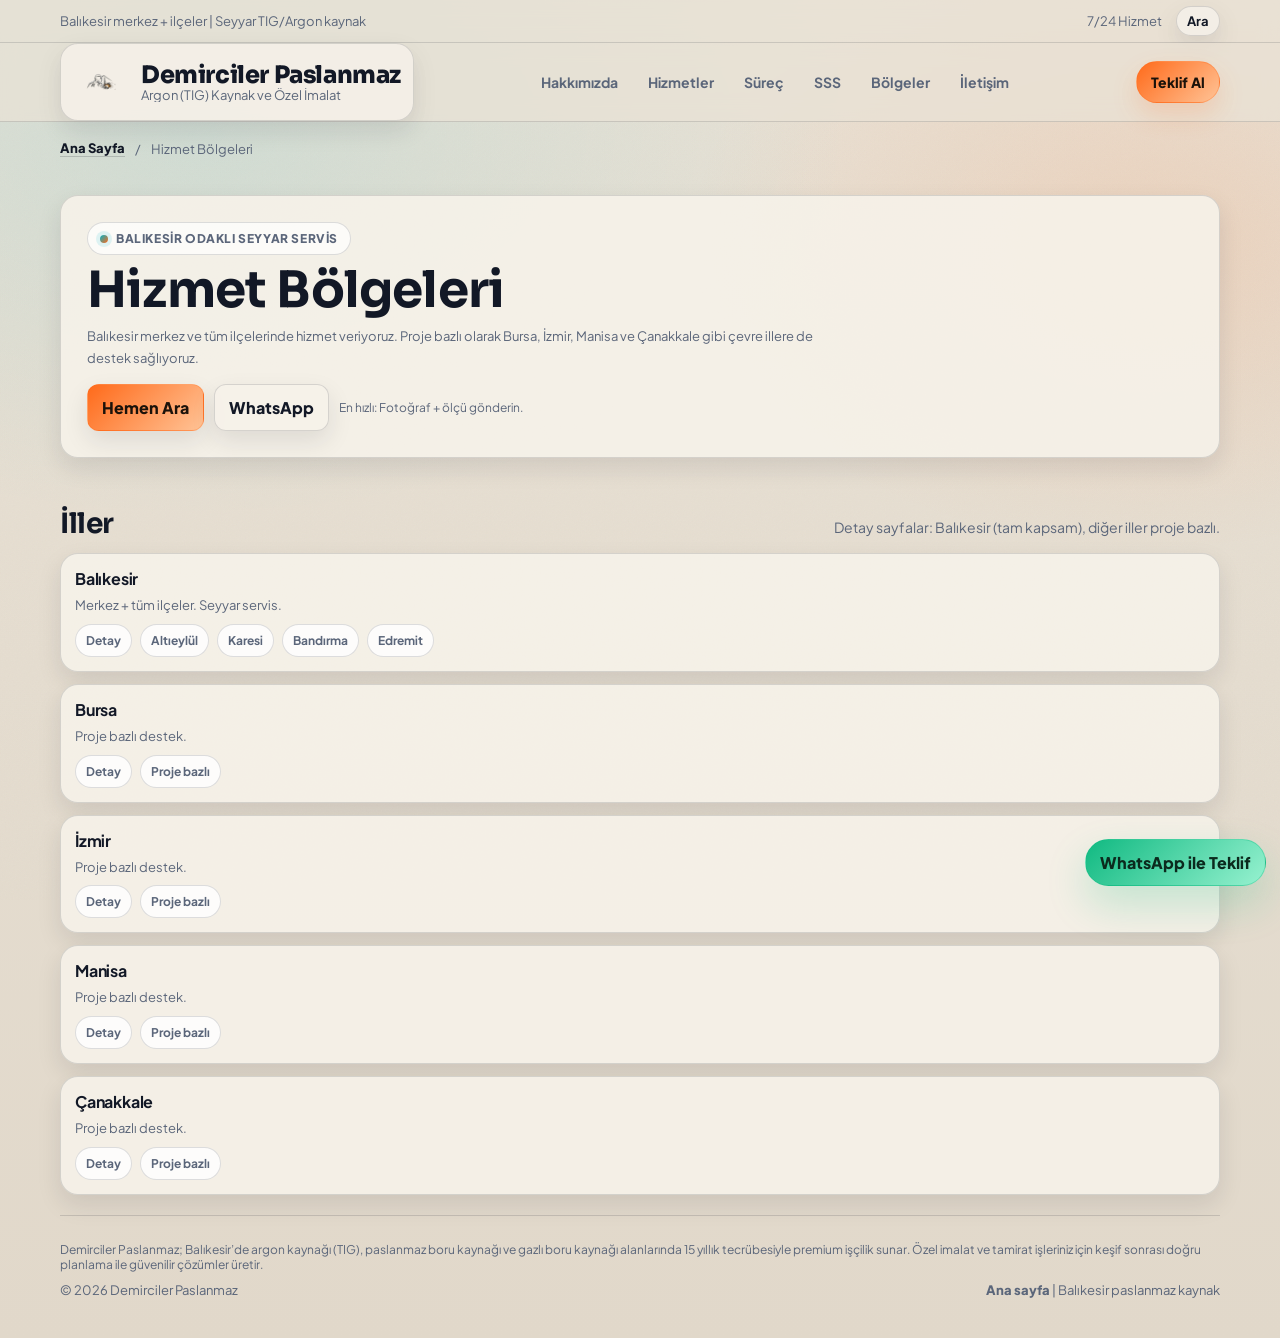
<file: bolgeler/index.html>
<!doctype html>
<html lang="tr">
<head>
  <meta charset="utf-8" />
  <meta name="viewport" content="width=device-width, initial-scale=1" />
  <title>Hizmet Bölgeleri | Demirciler Paslanmaz</title>
  <meta name="description" content="Demirciler Paslanmaz hizmet bölgeleri: Balıkesir merkez ve tüm ilçeleri. Proje bazlı olarak Bursa, İzmir, Manisa ve Çanakkale." />
  <link rel="canonical" href="https://demircilerpaslanmaz.com/bolgeler/" />
  <meta name="robots" content="index,follow" />

  <meta property="og:type" content="website" />
  <meta property="og:site_name" content="Demirciler Paslanmaz" />
  <meta property="og:title" content="Hizmet Bölgeleri | Demirciler Paslanmaz" />
  <meta property="og:description" content="Balıkesir merkez ve tüm ilçeleri. Proje bazlı çevre il desteği: Bursa, İzmir, Manisa, Çanakkale." />
  <meta property="og:url" content="https://demircilerpaslanmaz.com/bolgeler/" />

  <link rel="preconnect" href="https://fonts.googleapis.com" />
  <link rel="preconnect" href="https://fonts.gstatic.com" crossorigin />
  <link href="https://fonts.googleapis.com/css2?family=Plus+Jakarta+Sans:wght@400;500;600;700;800&family=Sora:wght@500;600;700;800&display=swap" rel="stylesheet" />

  <link rel="icon" href="/assets/favicon.svg" type="image/svg+xml" />
  <link rel="stylesheet" href="/assets/site.css" />
  <script src="/assets/site.js" defer></script>

  <script type="application/ld+json">
  {
    "@context": "https://schema.org",
    "@type": "LocalBusiness",
    "name": "Demirciler Paslanmaz",
    "url": "https://demircilerpaslanmaz.com/",
    "telephone": "+905392401111",
    "areaServed": ["Balıkesir", "Bursa", "İzmir", "Manisa", "Çanakkale"]
  }
  </script>
</head>
<body>
  <div class="noise" aria-hidden="true"></div>

  <div class="topbar">
    <div class="container topbar-inner">
      <div>Balıkesir merkez + ilçeler | Seyyar TIG/Argon kaynak</div>
      <div class="topbar-right">
        <span>7/24 Hizmet</span>
        <a class="toplink" href="tel:+905392401111">Ara</a>
      </div>
    </div>
  </div>

	  <header>
	    <div class="container nav">
	      <a class="brand" href="/" aria-label="Demirciler Paslanmaz Ana Sayfa">
	        <img class="mark" src="/assets/logo-icon.png" alt="" width="56" height="56" decoding="async" aria-hidden="true" onerror="this.onerror=null;this.src='/assets/logo-mark.svg';" />
	        <span class="brand-text">
	          <span class="brand-title">Demirciler Paslanmaz</span>
	          <span class="brand-sub">Argon (TIG) Kaynak ve Özel İmalat</span>
	        </span>
	      </a>

      <button class="menu" id="menuBtn" type="button" aria-label="Menü">Menü</button>

      <nav id="navLinks" aria-label="Bölümler">
        <a href="/#hakkimizda">Hakkımızda</a>
        <a href="/#hizmetler">Hizmetler</a>
                <a href="/#surec">Süreç</a>
        <a href="/#sss">SSS</a>
        <a href="/#bolgeler">Bölgeler</a>
        <a href="/#iletisim">İletişim</a>
      </nav>

      <a class="cta" href="/#teklif">Teklif Al</a>
    </div>
  </header>

  <main class="container">
    <div class="breadcrumbs">
      <a href="/">Ana Sayfa</a>
      <span>/</span>
      <span>Hizmet Bölgeleri</span>
    </div>

    <section class="page-hero">
      <div class="card reveal">
        <span class="pill"><span class="dot"></span> Balıkesir odaklı seyyar servis</span>
        <h1>Hizmet Bölgeleri</h1>
        <p>Balıkesir merkez ve tüm ilçelerinde hizmet veriyoruz. Proje bazlı olarak Bursa, İzmir, Manisa ve Çanakkale gibi çevre illere de destek sağlıyoruz.</p>
        <div class="link-row">
          <a class="btn btn-primary" href="tel:+905392401111">Hemen Ara</a>
          <a class="btn" href="https://wa.me/905392401111?text=Merhaba%2C%20hizmet%20b%C3%B6lgesi%20hakk%C4%B1nda%20bilgi%20almak%20istiyorum." target="_blank" rel="noopener">WhatsApp</a>
          <span class="micro">En hızlı: Fotoğraf + ölçü gönderin.</span>
        </div>
      </div>
    </section>

    <section class="section">
      <div class="section-head">
        <h2>İller</h2>
        <p>Detay sayfalar: Balıkesir (tam kapsam), diğer iller proje bazlı.</p>
      </div>

      <div class="grid">
        <div class="card" style="grid-column: span 12;">
          <h3><a href="/bolgeler/balikesir.html" style="text-decoration:none;">Balıkesir</a></h3>
          <p>Merkez + tüm ilçeler. Seyyar servis.</p>
          <div class="chips">
            <a class="chip" href="/bolgeler/balikesir.html">Detay</a>
            <span class="chip">Altıeylül</span>
            <span class="chip">Karesi</span>
            <span class="chip">Bandırma</span>
            <span class="chip">Edremit</span>
          </div>
        </div>

        <div class="card" style="grid-column: span 12;">
          <h3><a href="/bolgeler/bursa.html" style="text-decoration:none;">Bursa</a></h3>
          <p>Proje bazlı destek.</p>
          <div class="chips">
            <a class="chip" href="/bolgeler/bursa.html">Detay</a>
            <span class="chip">Proje bazlı</span>
          </div>
        </div>

        <div class="card" style="grid-column: span 12;">
          <h3><a href="/bolgeler/izmir.html" style="text-decoration:none;">İzmir</a></h3>
          <p>Proje bazlı destek.</p>
          <div class="chips">
            <a class="chip" href="/bolgeler/izmir.html">Detay</a>
            <span class="chip">Proje bazlı</span>
          </div>
        </div>

        <div class="card" style="grid-column: span 12;">
          <h3><a href="/bolgeler/manisa.html" style="text-decoration:none;">Manisa</a></h3>
          <p>Proje bazlı destek.</p>
          <div class="chips">
            <a class="chip" href="/bolgeler/manisa.html">Detay</a>
            <span class="chip">Proje bazlı</span>
          </div>
        </div>

        <div class="card" style="grid-column: span 12;">
          <h3><a href="/bolgeler/canakkale.html" style="text-decoration:none;">Çanakkale</a></h3>
          <p>Proje bazlı destek.</p>
          <div class="chips">
            <a class="chip" href="/bolgeler/canakkale.html">Detay</a>
            <span class="chip">Proje bazlı</span>
          </div>
        </div>
      </div>
    </section>

    <footer>
      <div class="container" style="display:grid;gap:10px;">
        <div class="fine">Demirciler Paslanmaz; Balıkesir’de argon kaynağı (TIG), paslanmaz boru kaynağı ve gazlı boru kaynağı alanlarında 15 yıllık tecrübesiyle premium işçilik sunar. Özel imalat ve tamirat işleriniz için keşif sonrası doğru planlama ile güvenilir çözümler üretir.</div>
        <div style="display:flex;justify-content:space-between;gap:12px;flex-wrap:wrap;align-items:center;">
          <div>&copy; <span id="year"></span> Demirciler Paslanmaz</div>
          <div><a href="/" style="text-decoration:none;font-weight:800;">Ana sayfa</a> | Balıkesir paslanmaz kaynak</div>
        </div>
      </div>
    </footer>
  </main>

  <a class="floating" href="https://wa.me/905392401111?text=Merhaba%2C%20paslanmaz%20argon%20(TIG)%20kaynak%20i%C3%A7in%20teklif%20almak%20istiyorum." target="_blank" rel="noopener">WhatsApp ile Teklif</a>
</body>
</html>
</file>
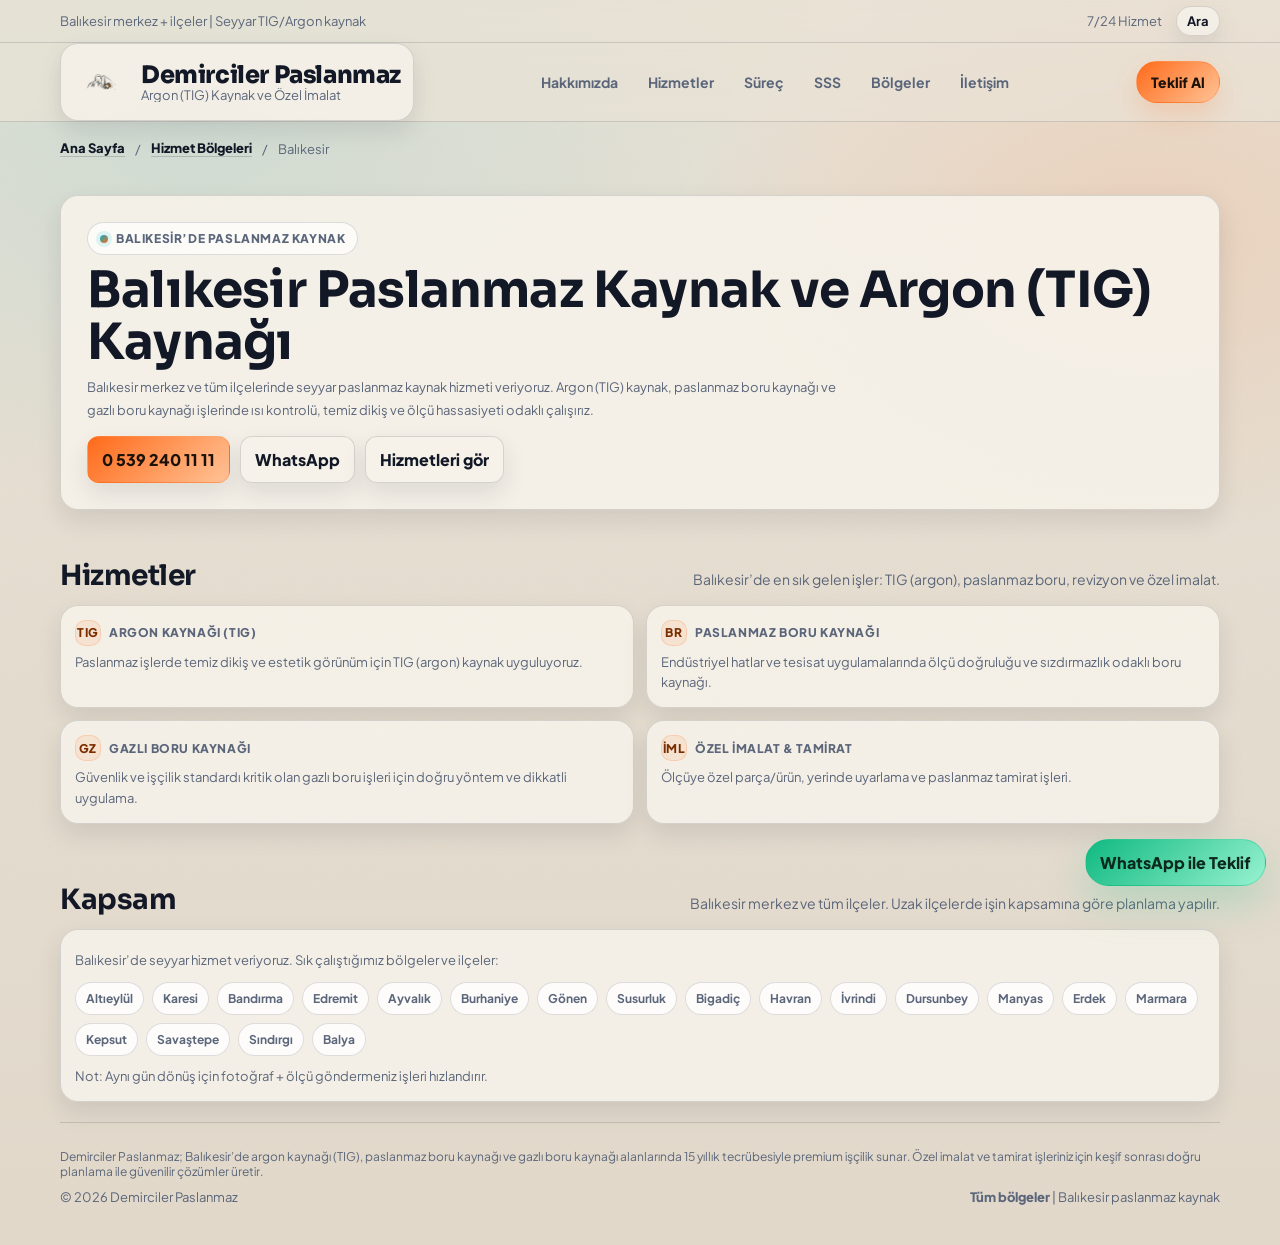
<file: bolgeler/balikesir.html>
<!doctype html>
<html lang="tr">
<head>
  <meta charset="utf-8" />
  <meta name="viewport" content="width=device-width, initial-scale=1" />
  <title>Balıkesir Paslanmaz Kaynak & Argon (TIG) Kaynağı | Demirciler Paslanmaz</title>
  <meta name="description" content="Balıkesir merkez ve ilçelerinde argon (TIG) kaynak, paslanmaz boru kaynağı, gazlı boru kaynağı. 7/24 hızlı iletişim: 0 539 240 11 11." />
  <link rel="canonical" href="https://demircilerpaslanmaz.com/bolgeler/balikesir.html" />
  <meta name="robots" content="index,follow" />

  <meta property="og:type" content="website" />
  <meta property="og:site_name" content="Demirciler Paslanmaz" />
  <meta property="og:title" content="Balıkesir Paslanmaz Kaynak & Argon (TIG) Kaynağı" />
  <meta property="og:description" content="Balıkesir merkez ve ilçelerinde seyyar paslanmaz kaynak hizmeti. Argon (TIG), paslanmaz boru, gazlı boru. 7/24 iletişim." />
  <meta property="og:url" content="https://demircilerpaslanmaz.com/bolgeler/balikesir.html" />

  <link rel="preconnect" href="https://fonts.googleapis.com" />
  <link rel="preconnect" href="https://fonts.gstatic.com" crossorigin />
  <link href="https://fonts.googleapis.com/css2?family=Plus+Jakarta+Sans:wght@400;500;600;700;800&family=Sora:wght@500;600;700;800&display=swap" rel="stylesheet" />

  <link rel="icon" href="/assets/favicon.svg" type="image/svg+xml" />
  <link rel="stylesheet" href="/assets/site.css" />
  <script src="/assets/site.js" defer></script>

  <script type="application/ld+json">
  {
    "@context": "https://schema.org",
    "@type": "LocalBusiness",
    "name": "Demirciler Paslanmaz",
    "url": "https://demircilerpaslanmaz.com/",
    "telephone": "+905392401111",
    "areaServed": "Balıkesir",
    "serviceType": ["Argon (TIG) Kaynak", "Paslanmaz Boru Kaynağı", "Gazlı Boru Kaynağı", "Özel İmalat", "Tamirat"]
  }
  </script>
</head>
<body>
  <div class="noise" aria-hidden="true"></div>

  <div class="topbar">
    <div class="container topbar-inner">
      <div>Balıkesir merkez + ilçeler | Seyyar TIG/Argon kaynak</div>
      <div class="topbar-right">
        <span>7/24 Hizmet</span>
        <a class="toplink" href="tel:+905392401111">Ara</a>
      </div>
    </div>
  </div>

	  <header>
	    <div class="container nav">
	      <a class="brand" href="/" aria-label="Demirciler Paslanmaz Ana Sayfa">
	        <img class="mark" src="/assets/logo-icon.png" alt="" width="56" height="56" decoding="async" aria-hidden="true" onerror="this.onerror=null;this.src='/assets/logo-mark.svg';" />
	        <span class="brand-text">
	          <span class="brand-title">Demirciler Paslanmaz</span>
	          <span class="brand-sub">Argon (TIG) Kaynak ve Özel İmalat</span>
	        </span>
	      </a>

      <button class="menu" id="menuBtn" type="button" aria-label="Menü">Menü</button>

      <nav id="navLinks" aria-label="Bölümler">
        <a href="/#hakkimizda">Hakkımızda</a>
        <a href="/#hizmetler">Hizmetler</a>
                <a href="/#surec">Süreç</a>
        <a href="/#sss">SSS</a>
        <a href="/#bolgeler">Bölgeler</a>
        <a href="/#iletisim">İletişim</a>
      </nav>

      <a class="cta" href="/#teklif">Teklif Al</a>
    </div>
  </header>

  <main class="container">
    <div class="breadcrumbs">
      <a href="/">Ana Sayfa</a>
      <span>/</span>
      <a href="/bolgeler/">Hizmet Bölgeleri</a>
      <span>/</span>
      <span>Balıkesir</span>
    </div>

    <section class="page-hero">
      <div class="card reveal">
        <span class="pill"><span class="dot"></span> Balıkesir’de paslanmaz kaynak</span>
        <h1>Balıkesir Paslanmaz Kaynak ve Argon (TIG) Kaynağı</h1>
        <p>Balıkesir merkez ve tüm ilçelerinde seyyar paslanmaz kaynak hizmeti veriyoruz. Argon (TIG) kaynak, paslanmaz boru kaynağı ve gazlı boru kaynağı işlerinde ısı kontrolü, temiz dikiş ve ölçü hassasiyeti odaklı çalışırız.</p>
        <div class="link-row">
          <a class="btn btn-primary" href="tel:+905392401111">0 539 240 11 11</a>
          <a class="btn" href="https://wa.me/905392401111?text=Merhaba%2C%20Bal%C4%B1kesir%E2%80%99de%20paslanmaz%20argon%20(TIG)%20kaynak%20icin%20teklif%20almak%20istiyorum." target="_blank" rel="noopener">WhatsApp</a>
          <a class="btn" href="/#hizmetler">Hizmetleri gör</a>
        </div>
      </div>
    </section>

    <section class="section">
      <div class="section-head">
        <h2>Hizmetler</h2>
        <p>Balıkesir’de en sık gelen işler: TIG (argon), paslanmaz boru, revizyon ve özel imalat.</p>
      </div>

      <div class="grid services">
        <div class="card">
          <div class="k"><i>TIG</i> Argon Kaynağı (TIG)</div>
          <p>Paslanmaz işlerde temiz dikiş ve estetik görünüm için TIG (argon) kaynak uyguluyoruz.</p>
        </div>
        <div class="card">
          <div class="k"><i>BR</i> Paslanmaz Boru Kaynağı</div>
          <p>Endüstriyel hatlar ve tesisat uygulamalarında ölçü doğruluğu ve sızdırmazlık odaklı boru kaynağı.</p>
        </div>
        <div class="card">
          <div class="k"><i>GZ</i> Gazlı Boru Kaynağı</div>
          <p>Güvenlik ve işçilik standardı kritik olan gazlı boru işleri için doğru yöntem ve dikkatli uygulama.</p>
        </div>
        <div class="card">
          <div class="k"><i>İML</i> Özel İmalat &amp; Tamirat</div>
          <p>Ölçüye özel parça/ürün, yerinde uyarlama ve paslanmaz tamirat işleri.</p>
        </div>
      </div>
    </section>

    <section class="section">
      <div class="section-head">
        <h2>Kapsam</h2>
        <p>Balıkesir merkez ve tüm ilçeler. Uzak ilçelerde işin kapsamına göre planlama yapılır.</p>
      </div>

      <div class="card">
        <p>Balıkesir’de seyyar hizmet veriyoruz. Sık çalıştığımız bölgeler ve ilçeler:</p>
        <div class="chips" style="margin-top:12px;">
          <span class="chip">Altıeylül</span>
          <span class="chip">Karesi</span>
          <span class="chip">Bandırma</span>
          <span class="chip">Edremit</span>
          <span class="chip">Ayvalık</span>
          <span class="chip">Burhaniye</span>
          <span class="chip">Gönen</span>
          <span class="chip">Susurluk</span>
          <span class="chip">Bigadiç</span>
          <span class="chip">Havran</span>
          <span class="chip">İvrindi</span>
          <span class="chip">Dursunbey</span>
          <span class="chip">Manyas</span>
          <span class="chip">Erdek</span>
          <span class="chip">Marmara</span>
          <span class="chip">Kepsut</span>
          <span class="chip">Savaştepe</span>
          <span class="chip">Sındırgı</span>
          <span class="chip">Balya</span>
        </div>
        <p class="fine" style="margin-top:10px;">Not: Aynı gün dönüş için fotoğraf + ölçü göndermeniz işleri hızlandırır.</p>
      </div>
    </section>

    <footer>
      <div class="container" style="display:grid;gap:10px;">
        <div class="fine">Demirciler Paslanmaz; Balıkesir’de argon kaynağı (TIG), paslanmaz boru kaynağı ve gazlı boru kaynağı alanlarında 15 yıllık tecrübesiyle premium işçilik sunar. Özel imalat ve tamirat işleriniz için keşif sonrası doğru planlama ile güvenilir çözümler üretir.</div>
        <div style="display:flex;justify-content:space-between;gap:12px;flex-wrap:wrap;align-items:center;">
          <div>&copy; <span id="year"></span> Demirciler Paslanmaz</div>
          <div><a href="/bolgeler/" style="text-decoration:none;font-weight:800;">Tüm bölgeler</a> | Balıkesir paslanmaz kaynak</div>
        </div>
      </div>
    </footer>
  </main>

  <a class="floating" href="https://wa.me/905392401111?text=Merhaba%2C%20Bal%C4%B1kesir%E2%80%99de%20paslanmaz%20argon%20(TIG)%20kaynak%20icin%20teklif%20almak%20istiyorum." target="_blank" rel="noopener">WhatsApp ile Teklif</a>
</body>
</html>
</file>
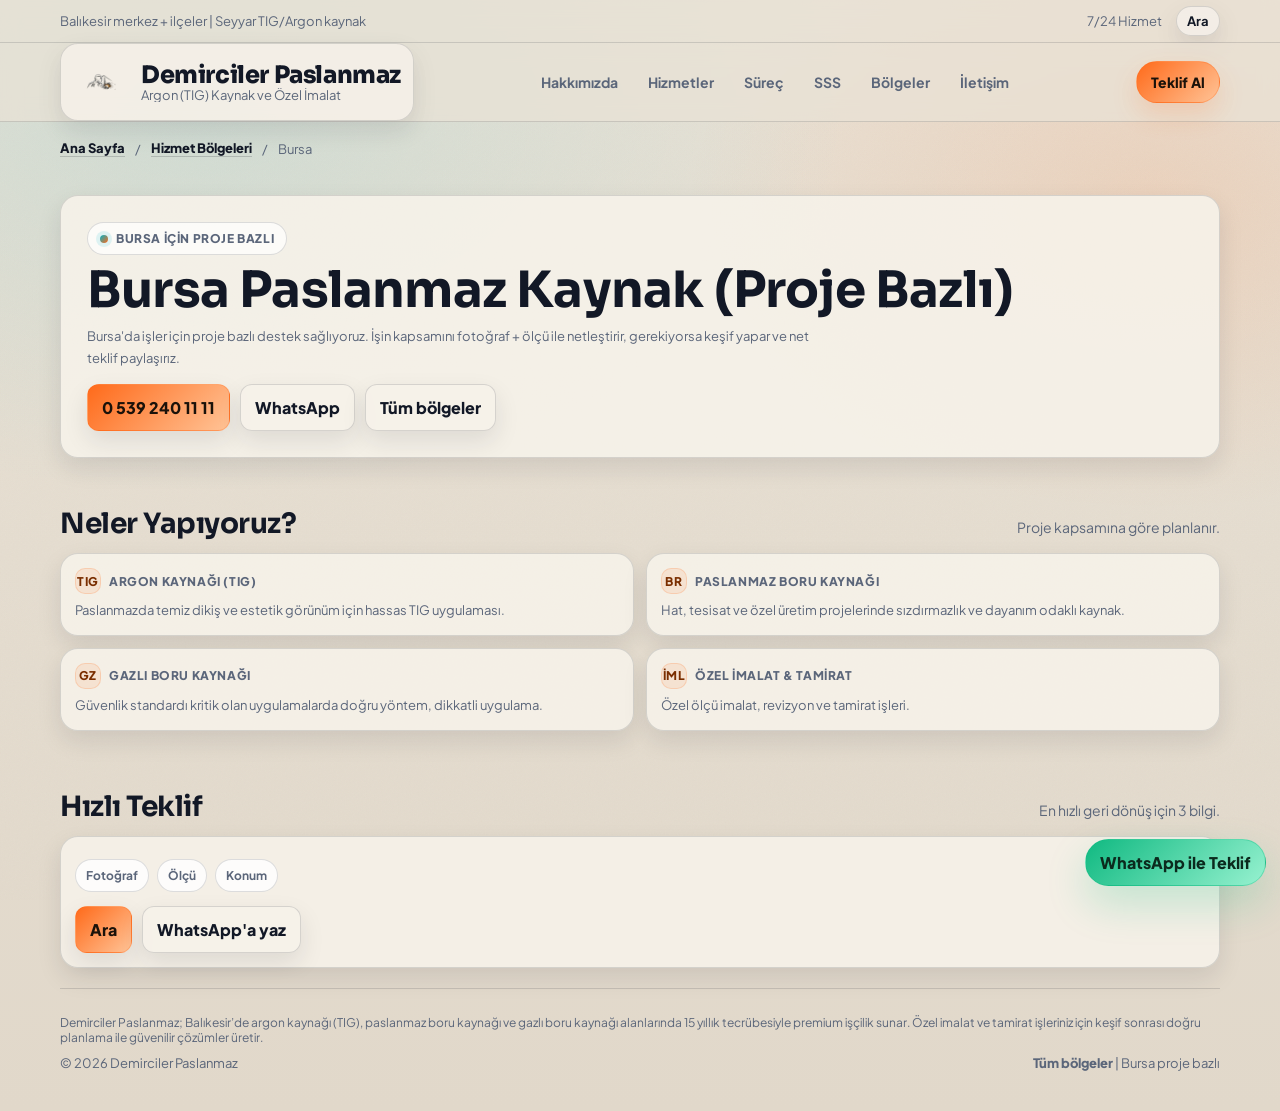
<file: bolgeler/bursa.html>
<!doctype html>
<html lang="tr">
<head>
  <meta charset="utf-8" />
  <meta name="viewport" content="width=device-width, initial-scale=1" />
  <title>Bursa Paslanmaz Kaynak (Proje Bazlı) | Demirciler Paslanmaz</title>
  <meta name="description" content="Bursa için proje bazlı paslanmaz kaynak desteği: argon (TIG), paslanmaz boru kaynağı, gazlı boru kaynağı, özel imalat. 7/24 iletişim." />
  <link rel="canonical" href="https://demircilerpaslanmaz.com/bolgeler/bursa.html" />
  <meta name="robots" content="index,follow" />

  <meta property="og:type" content="website" />
  <meta property="og:site_name" content="Demirciler Paslanmaz" />
  <meta property="og:title" content="Bursa Paslanmaz Kaynak (Proje Bazlı)" />
  <meta property="og:description" content="Bursa için proje bazlı paslanmaz kaynak desteği. Argon (TIG), paslanmaz boru, gazlı boru, özel imalat." />
  <meta property="og:url" content="https://demircilerpaslanmaz.com/bolgeler/bursa.html" />

  <link rel="preconnect" href="https://fonts.googleapis.com" />
  <link rel="preconnect" href="https://fonts.gstatic.com" crossorigin />
  <link href="https://fonts.googleapis.com/css2?family=Plus+Jakarta+Sans:wght@400;500;600;700;800&family=Sora:wght@500;600;700;800&display=swap" rel="stylesheet" />

  <link rel="icon" href="/assets/favicon.svg" type="image/svg+xml" />
  <link rel="stylesheet" href="/assets/site.css" />
  <script src="/assets/site.js" defer></script>

  <script type="application/ld+json">
  {
    "@context": "https://schema.org",
    "@type": "LocalBusiness",
    "name": "Demirciler Paslanmaz",
    "url": "https://demircilerpaslanmaz.com/",
    "telephone": "+905392401111",
    "areaServed": "Bursa",
    "serviceType": ["Argon (TIG) Kaynak", "Paslanmaz Boru Kaynağı", "Gazlı Boru Kaynağı", "Özel İmalat", "Tamirat"]
  }
  </script>
</head>
<body>
  <div class="noise" aria-hidden="true"></div>

  <div class="topbar">
    <div class="container topbar-inner">
      <div>Balıkesir merkez + ilçeler | Seyyar TIG/Argon kaynak</div>
      <div class="topbar-right">
        <span>7/24 Hizmet</span>
        <a class="toplink" href="tel:+905392401111">Ara</a>
      </div>
    </div>
  </div>

	  <header>
	    <div class="container nav">
	      <a class="brand" href="/" aria-label="Demirciler Paslanmaz Ana Sayfa">
	        <img class="mark" src="/assets/logo-icon.png" alt="" width="56" height="56" decoding="async" aria-hidden="true" onerror="this.onerror=null;this.src='/assets/logo-mark.svg';" />
	        <span class="brand-text">
	          <span class="brand-title">Demirciler Paslanmaz</span>
	          <span class="brand-sub">Argon (TIG) Kaynak ve Özel İmalat</span>
	        </span>
	      </a>

      <button class="menu" id="menuBtn" type="button" aria-label="Menü">Menü</button>

      <nav id="navLinks" aria-label="Bölümler">
        <a href="/#hakkimizda">Hakkımızda</a>
        <a href="/#hizmetler">Hizmetler</a>
                <a href="/#surec">Süreç</a>
        <a href="/#sss">SSS</a>
        <a href="/#bolgeler">Bölgeler</a>
        <a href="/#iletisim">İletişim</a>
      </nav>

      <a class="cta" href="/#teklif">Teklif Al</a>
    </div>
  </header>

  <main class="container">
    <div class="breadcrumbs">
      <a href="/">Ana Sayfa</a>
      <span>/</span>
      <a href="/bolgeler/">Hizmet Bölgeleri</a>
      <span>/</span>
      <span>Bursa</span>
    </div>

    <section class="page-hero">
      <div class="card reveal">
        <span class="pill"><span class="dot"></span> Bursa için proje bazlı</span>
        <h1>Bursa Paslanmaz Kaynak (Proje Bazlı)</h1>
        <p>Bursa'da işler için proje bazlı destek sağlıyoruz. İşin kapsamını fotoğraf + ölçü ile netleştirir, gerekiyorsa keşif yapar ve net teklif paylaşırız.</p>
        <div class="link-row">
          <a class="btn btn-primary" href="tel:+905392401111">0 539 240 11 11</a>
          <a class="btn" href="https://wa.me/905392401111?text=Merhaba%2C%20Bursa%20icin%20paslanmaz%20argon%20(TIG)%20kaynak%20teklifi%20almak%20istiyorum." target="_blank" rel="noopener">WhatsApp</a>
          <a class="btn" href="/bolgeler/">Tüm bölgeler</a>
        </div>
      </div>
    </section>

    <section class="section">
      <div class="section-head">
        <h2>Neler Yapıyoruz?</h2>
        <p>Proje kapsamına göre planlanır.</p>
      </div>

      <div class="grid services">
        <div class="card">
          <div class="k"><i>TIG</i> Argon Kaynağı (TIG)</div>
          <p>Paslanmazda temiz dikiş ve estetik görünüm için hassas TIG uygulaması.</p>
        </div>
        <div class="card">
          <div class="k"><i>BR</i> Paslanmaz Boru Kaynağı</div>
          <p>Hat, tesisat ve özel üretim projelerinde sızdırmazlık ve dayanım odaklı kaynak.</p>
        </div>
        <div class="card">
          <div class="k"><i>GZ</i> Gazlı Boru Kaynağı</div>
          <p>Güvenlik standardı kritik olan uygulamalarda doğru yöntem, dikkatli uygulama.</p>
        </div>
        <div class="card">
          <div class="k"><i>İML</i> Özel İmalat &amp; Tamirat</div>
          <p>Özel ölçü imalat, revizyon ve tamirat işleri.</p>
        </div>
      </div>
    </section>

    <section class="section">
      <div class="section-head">
        <h2>Hızlı Teklif</h2>
        <p>En hızlı geri dönüş için 3 bilgi.</p>
      </div>

      <div class="card">
        <div class="chips">
          <span class="chip">Fotoğraf</span>
          <span class="chip">Ölçü</span>
          <span class="chip">Konum</span>
        </div>
        <div class="link-row">
          <a class="btn btn-primary" href="tel:+905392401111">Ara</a>
          <a class="btn" href="https://wa.me/905392401111?text=Merhaba%2C%20Bursa%20icin%20teklif%20almak%20istiyorum.%20Foto%C4%9Fraf%20ve%20%C3%B6l%C3%A7%C3%BC%20payla%C5%9Facagim." target="_blank" rel="noopener">WhatsApp'a yaz</a>
        </div>
      </div>
    </section>

    <footer>
      <div class="container" style="display:grid;gap:10px;">
        <div class="fine">Demirciler Paslanmaz; Balıkesir’de argon kaynağı (TIG), paslanmaz boru kaynağı ve gazlı boru kaynağı alanlarında 15 yıllık tecrübesiyle premium işçilik sunar. Özel imalat ve tamirat işleriniz için keşif sonrası doğru planlama ile güvenilir çözümler üretir.</div>
        <div style="display:flex;justify-content:space-between;gap:12px;flex-wrap:wrap;align-items:center;">
          <div>&copy; <span id="year"></span> Demirciler Paslanmaz</div>
          <div><a href="/bolgeler/" style="text-decoration:none;font-weight:800;">Tüm bölgeler</a> | Bursa proje bazlı</div>
        </div>
      </div>
    </footer>
  </main>

  <a class="floating" href="https://wa.me/905392401111?text=Merhaba%2C%20Bursa%20icin%20paslanmaz%20argon%20(TIG)%20kaynak%20teklifi%20almak%20istiyorum." target="_blank" rel="noopener">WhatsApp ile Teklif</a>
</body>
</html>
</file>
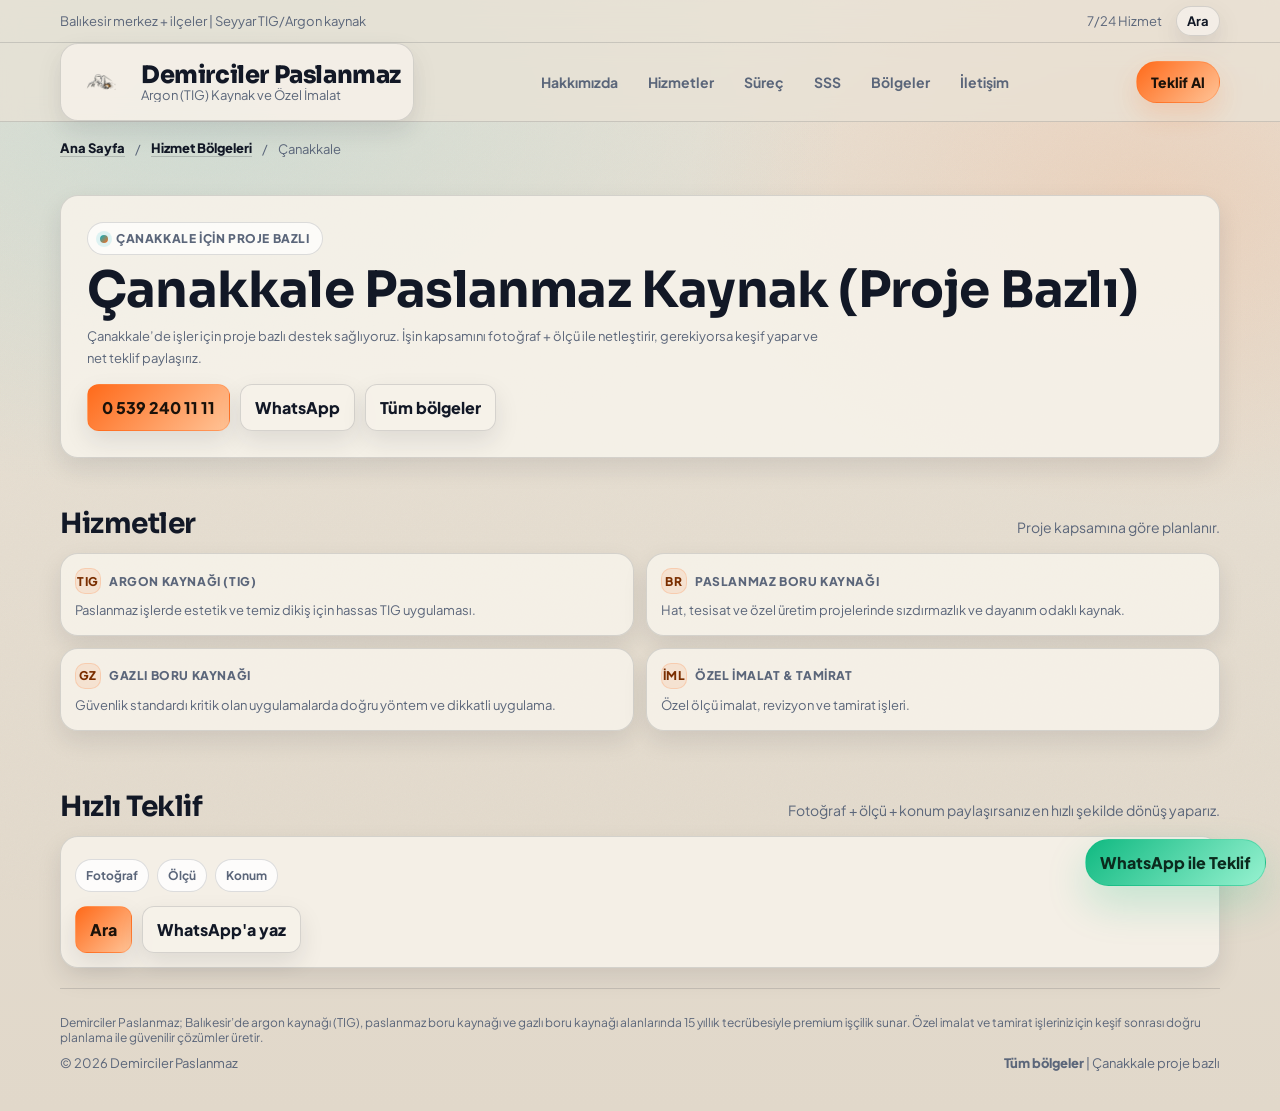
<file: bolgeler/canakkale.html>
<!doctype html>
<html lang="tr">
<head>
  <meta charset="utf-8" />
  <meta name="viewport" content="width=device-width, initial-scale=1" />
  <title>Çanakkale Paslanmaz Kaynak (Proje Bazlı) | Demirciler Paslanmaz</title>
  <meta name="description" content="Çanakkale için proje bazlı paslanmaz kaynak desteği: argon (TIG), paslanmaz boru kaynağı, gazlı boru kaynağı, özel imalat. 7/24 iletişim." />
  <link rel="canonical" href="https://demircilerpaslanmaz.com/bolgeler/canakkale.html" />
  <meta name="robots" content="index,follow" />

  <meta property="og:type" content="website" />
  <meta property="og:site_name" content="Demirciler Paslanmaz" />
  <meta property="og:title" content="Çanakkale Paslanmaz Kaynak (Proje Bazlı)" />
  <meta property="og:description" content="Çanakkale için proje bazlı paslanmaz kaynak desteği. Argon (TIG), paslanmaz boru, gazlı boru, özel imalat." />
  <meta property="og:url" content="https://demircilerpaslanmaz.com/bolgeler/canakkale.html" />

  <link rel="preconnect" href="https://fonts.googleapis.com" />
  <link rel="preconnect" href="https://fonts.gstatic.com" crossorigin />
  <link href="https://fonts.googleapis.com/css2?family=Plus+Jakarta+Sans:wght@400;500;600;700;800&family=Sora:wght@500;600;700;800&display=swap" rel="stylesheet" />

  <link rel="icon" href="/assets/favicon.svg" type="image/svg+xml" />
  <link rel="stylesheet" href="/assets/site.css" />
  <script src="/assets/site.js" defer></script>

  <script type="application/ld+json">
  {
    "@context": "https://schema.org",
    "@type": "LocalBusiness",
    "name": "Demirciler Paslanmaz",
    "url": "https://demircilerpaslanmaz.com/",
    "telephone": "+905392401111",
    "areaServed": "Çanakkale",
    "serviceType": ["Argon (TIG) Kaynak", "Paslanmaz Boru Kaynağı", "Gazlı Boru Kaynağı", "Özel İmalat", "Tamirat"]
  }
  </script>
</head>
<body>
  <div class="noise" aria-hidden="true"></div>

  <div class="topbar">
    <div class="container topbar-inner">
      <div>Balıkesir merkez + ilçeler | Seyyar TIG/Argon kaynak</div>
      <div class="topbar-right">
        <span>7/24 Hizmet</span>
        <a class="toplink" href="tel:+905392401111">Ara</a>
      </div>
    </div>
  </div>

	  <header>
	    <div class="container nav">
	      <a class="brand" href="/" aria-label="Demirciler Paslanmaz Ana Sayfa">
	        <img class="mark" src="/assets/logo-icon.png" alt="" width="56" height="56" decoding="async" aria-hidden="true" onerror="this.onerror=null;this.src='/assets/logo-mark.svg';" />
	        <span class="brand-text">
	          <span class="brand-title">Demirciler Paslanmaz</span>
	          <span class="brand-sub">Argon (TIG) Kaynak ve Özel İmalat</span>
	        </span>
	      </a>

      <button class="menu" id="menuBtn" type="button" aria-label="Menü">Menü</button>

      <nav id="navLinks" aria-label="Bölümler">
        <a href="/#hakkimizda">Hakkımızda</a>
        <a href="/#hizmetler">Hizmetler</a>
                <a href="/#surec">Süreç</a>
        <a href="/#sss">SSS</a>
        <a href="/#bolgeler">Bölgeler</a>
        <a href="/#iletisim">İletişim</a>
      </nav>

      <a class="cta" href="/#teklif">Teklif Al</a>
    </div>
  </header>

  <main class="container">
    <div class="breadcrumbs">
      <a href="/">Ana Sayfa</a>
      <span>/</span>
      <a href="/bolgeler/">Hizmet Bölgeleri</a>
      <span>/</span>
      <span>Çanakkale</span>
    </div>

    <section class="page-hero">
      <div class="card reveal">
        <span class="pill"><span class="dot"></span> Çanakkale için proje bazlı</span>
        <h1>Çanakkale Paslanmaz Kaynak (Proje Bazlı)</h1>
        <p>Çanakkale’de işler için proje bazlı destek sağlıyoruz. İşin kapsamını fotoğraf + ölçü ile netleştirir, gerekiyorsa keşif yapar ve net teklif paylaşırız.</p>
        <div class="link-row">
          <a class="btn btn-primary" href="tel:+905392401111">0 539 240 11 11</a>
          <a class="btn" href="https://wa.me/905392401111?text=Merhaba%2C%20%C3%87anakkale%20i%C3%A7in%20paslanmaz%20argon%20(TIG)%20kaynak%20teklifi%20almak%20istiyorum." target="_blank" rel="noopener">WhatsApp</a>
          <a class="btn" href="/bolgeler/">Tüm bölgeler</a>
        </div>
      </div>
    </section>

    <section class="section">
      <div class="section-head">
        <h2>Hizmetler</h2>
        <p>Proje kapsamına göre planlanır.</p>
      </div>

      <div class="grid services">
        <div class="card">
          <div class="k"><i>TIG</i> Argon Kaynağı (TIG)</div>
          <p>Paslanmaz işlerde estetik ve temiz dikiş için hassas TIG uygulaması.</p>
        </div>
        <div class="card">
          <div class="k"><i>BR</i> Paslanmaz Boru Kaynağı</div>
          <p>Hat, tesisat ve özel üretim projelerinde sızdırmazlık ve dayanım odaklı kaynak.</p>
        </div>
        <div class="card">
          <div class="k"><i>GZ</i> Gazlı Boru Kaynağı</div>
          <p>Güvenlik standardı kritik olan uygulamalarda doğru yöntem ve dikkatli uygulama.</p>
        </div>
        <div class="card">
          <div class="k"><i>İML</i> Özel İmalat &amp; Tamirat</div>
          <p>Özel ölçü imalat, revizyon ve tamirat işleri.</p>
        </div>
      </div>
    </section>

    <section class="section">
      <div class="section-head">
        <h2>Hızlı Teklif</h2>
        <p>Fotoğraf + ölçü + konum paylaşırsanız en hızlı şekilde dönüş yaparız.</p>
      </div>

      <div class="card">
        <div class="chips">
          <span class="chip">Fotoğraf</span>
          <span class="chip">Ölçü</span>
          <span class="chip">Konum</span>
        </div>
        <div class="link-row">
          <a class="btn btn-primary" href="tel:+905392401111">Ara</a>
          <a class="btn" href="https://wa.me/905392401111?text=Merhaba%2C%20%C3%87anakkale%20i%C3%A7in%20teklif%20almak%20istiyorum.%20Foto%C4%9Fraf%20ve%20%C3%B6l%C3%A7%C3%BC%20payla%C5%9Facagim." target="_blank" rel="noopener">WhatsApp'a yaz</a>
        </div>
      </div>
    </section>

    <footer>
      <div class="container" style="display:grid;gap:10px;">
        <div class="fine">Demirciler Paslanmaz; Balıkesir’de argon kaynağı (TIG), paslanmaz boru kaynağı ve gazlı boru kaynağı alanlarında 15 yıllık tecrübesiyle premium işçilik sunar. Özel imalat ve tamirat işleriniz için keşif sonrası doğru planlama ile güvenilir çözümler üretir.</div>
        <div style="display:flex;justify-content:space-between;gap:12px;flex-wrap:wrap;align-items:center;">
          <div>&copy; <span id="year"></span> Demirciler Paslanmaz</div>
          <div><a href="/bolgeler/" style="text-decoration:none;font-weight:800;">Tüm bölgeler</a> | Çanakkale proje bazlı</div>
        </div>
      </div>
    </footer>
  </main>

  <a class="floating" href="https://wa.me/905392401111?text=Merhaba%2C%20%C3%87anakkale%20i%C3%A7in%20paslanmaz%20argon%20(TIG)%20kaynak%20teklifi%20almak%20istiyorum." target="_blank" rel="noopener">WhatsApp ile Teklif</a>
</body>
</html>
</file>
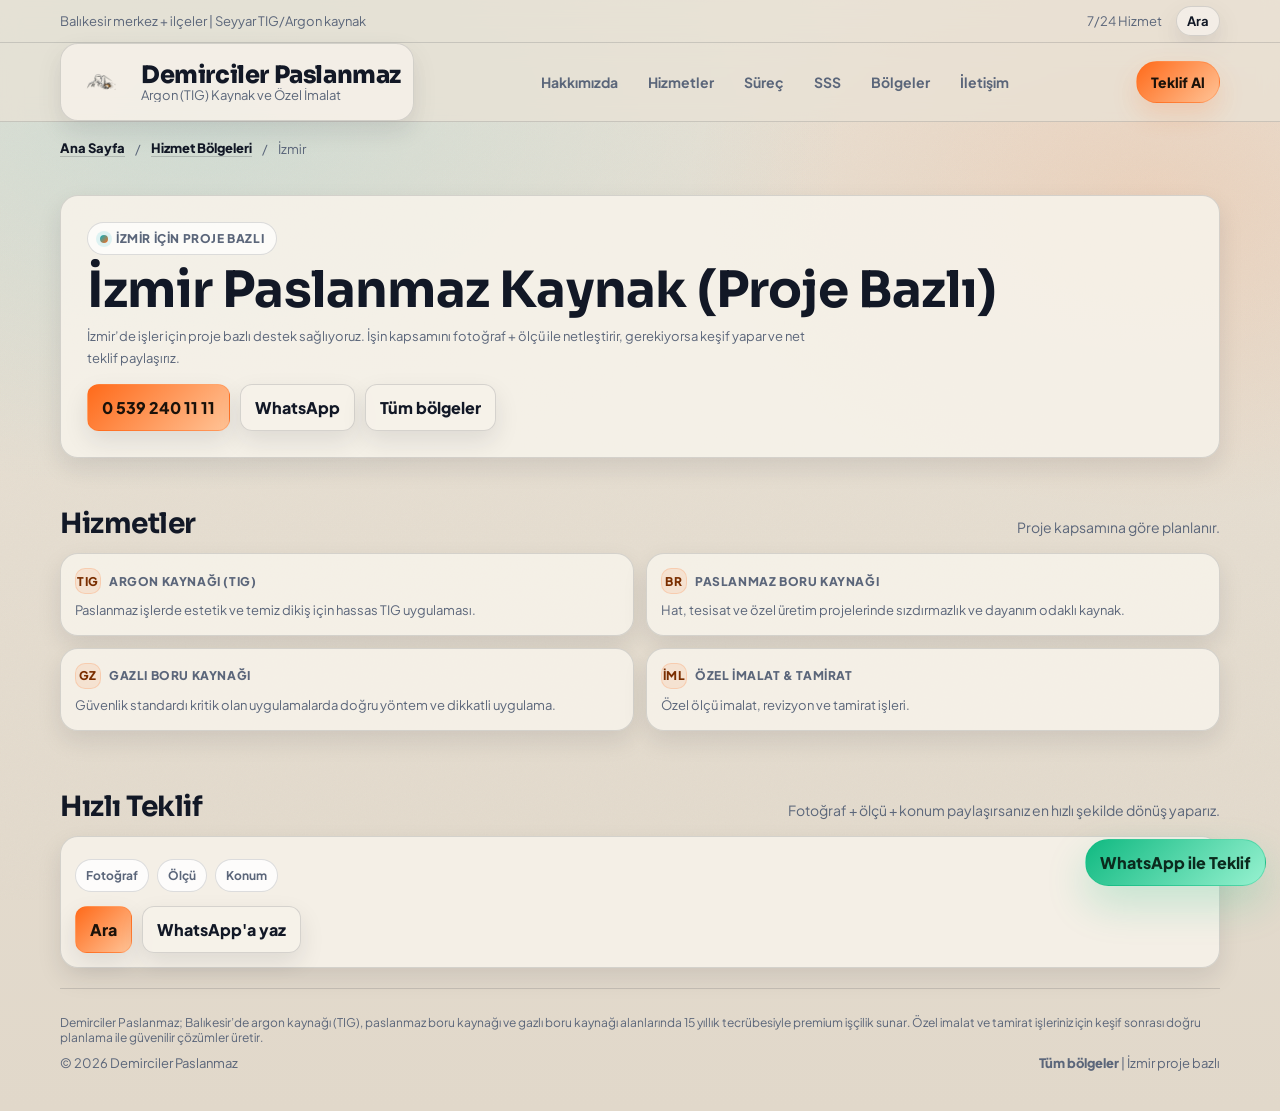
<file: bolgeler/izmir.html>
<!doctype html>
<html lang="tr">
<head>
  <meta charset="utf-8" />
  <meta name="viewport" content="width=device-width, initial-scale=1" />
  <title>İzmir Paslanmaz Kaynak (Proje Bazlı) | Demirciler Paslanmaz</title>
  <meta name="description" content="İzmir için proje bazlı paslanmaz kaynak desteği: argon (TIG), paslanmaz boru kaynağı, gazlı boru kaynağı, özel imalat. 7/24 iletişim." />
  <link rel="canonical" href="https://demircilerpaslanmaz.com/bolgeler/izmir.html" />
  <meta name="robots" content="index,follow" />

  <meta property="og:type" content="website" />
  <meta property="og:site_name" content="Demirciler Paslanmaz" />
  <meta property="og:title" content="İzmir Paslanmaz Kaynak (Proje Bazlı)" />
  <meta property="og:description" content="İzmir için proje bazlı paslanmaz kaynak desteği. Argon (TIG), paslanmaz boru, gazlı boru, özel imalat." />
  <meta property="og:url" content="https://demircilerpaslanmaz.com/bolgeler/izmir.html" />

  <link rel="preconnect" href="https://fonts.googleapis.com" />
  <link rel="preconnect" href="https://fonts.gstatic.com" crossorigin />
  <link href="https://fonts.googleapis.com/css2?family=Plus+Jakarta+Sans:wght@400;500;600;700;800&family=Sora:wght@500;600;700;800&display=swap" rel="stylesheet" />

  <link rel="icon" href="/assets/favicon.svg" type="image/svg+xml" />
  <link rel="stylesheet" href="/assets/site.css" />
  <script src="/assets/site.js" defer></script>

  <script type="application/ld+json">
  {
    "@context": "https://schema.org",
    "@type": "LocalBusiness",
    "name": "Demirciler Paslanmaz",
    "url": "https://demircilerpaslanmaz.com/",
    "telephone": "+905392401111",
    "areaServed": "İzmir",
    "serviceType": ["Argon (TIG) Kaynak", "Paslanmaz Boru Kaynağı", "Gazlı Boru Kaynağı", "Özel İmalat", "Tamirat"]
  }
  </script>
</head>
<body>
  <div class="noise" aria-hidden="true"></div>

  <div class="topbar">
    <div class="container topbar-inner">
      <div>Balıkesir merkez + ilçeler | Seyyar TIG/Argon kaynak</div>
      <div class="topbar-right">
        <span>7/24 Hizmet</span>
        <a class="toplink" href="tel:+905392401111">Ara</a>
      </div>
    </div>
  </div>

	  <header>
	    <div class="container nav">
	      <a class="brand" href="/" aria-label="Demirciler Paslanmaz Ana Sayfa">
	        <img class="mark" src="/assets/logo-icon.png" alt="" width="56" height="56" decoding="async" aria-hidden="true" onerror="this.onerror=null;this.src='/assets/logo-mark.svg';" />
	        <span class="brand-text">
	          <span class="brand-title">Demirciler Paslanmaz</span>
	          <span class="brand-sub">Argon (TIG) Kaynak ve Özel İmalat</span>
	        </span>
	      </a>

      <button class="menu" id="menuBtn" type="button" aria-label="Menü">Menü</button>

      <nav id="navLinks" aria-label="Bölümler">
        <a href="/#hakkimizda">Hakkımızda</a>
        <a href="/#hizmetler">Hizmetler</a>
                <a href="/#surec">Süreç</a>
        <a href="/#sss">SSS</a>
        <a href="/#bolgeler">Bölgeler</a>
        <a href="/#iletisim">İletişim</a>
      </nav>

      <a class="cta" href="/#teklif">Teklif Al</a>
    </div>
  </header>

  <main class="container">
    <div class="breadcrumbs">
      <a href="/">Ana Sayfa</a>
      <span>/</span>
      <a href="/bolgeler/">Hizmet Bölgeleri</a>
      <span>/</span>
      <span>İzmir</span>
    </div>

    <section class="page-hero">
      <div class="card reveal">
        <span class="pill"><span class="dot"></span> İzmir için proje bazlı</span>
        <h1>İzmir Paslanmaz Kaynak (Proje Bazlı)</h1>
        <p>İzmir’de işler için proje bazlı destek sağlıyoruz. İşin kapsamını fotoğraf + ölçü ile netleştirir, gerekiyorsa keşif yapar ve net teklif paylaşırız.</p>
        <div class="link-row">
          <a class="btn btn-primary" href="tel:+905392401111">0 539 240 11 11</a>
          <a class="btn" href="https://wa.me/905392401111?text=Merhaba%2C%20%C4%B0zmir%20i%C3%A7in%20paslanmaz%20argon%20(TIG)%20kaynak%20teklifi%20almak%20istiyorum." target="_blank" rel="noopener">WhatsApp</a>
          <a class="btn" href="/bolgeler/">Tüm bölgeler</a>
        </div>
      </div>
    </section>

    <section class="section">
      <div class="section-head">
        <h2>Hizmetler</h2>
        <p>Proje kapsamına göre planlanır.</p>
      </div>

      <div class="grid services">
        <div class="card">
          <div class="k"><i>TIG</i> Argon Kaynağı (TIG)</div>
          <p>Paslanmaz işlerde estetik ve temiz dikiş için hassas TIG uygulaması.</p>
        </div>
        <div class="card">
          <div class="k"><i>BR</i> Paslanmaz Boru Kaynağı</div>
          <p>Hat, tesisat ve özel üretim projelerinde sızdırmazlık ve dayanım odaklı kaynak.</p>
        </div>
        <div class="card">
          <div class="k"><i>GZ</i> Gazlı Boru Kaynağı</div>
          <p>Güvenlik standardı kritik olan uygulamalarda doğru yöntem ve dikkatli uygulama.</p>
        </div>
        <div class="card">
          <div class="k"><i>İML</i> Özel İmalat &amp; Tamirat</div>
          <p>Özel ölçü imalat, revizyon ve tamirat işleri.</p>
        </div>
      </div>
    </section>

    <section class="section">
      <div class="section-head">
        <h2>Hızlı Teklif</h2>
        <p>Fotoğraf + ölçü + konum paylaşırsanız en hızlı şekilde dönüş yaparız.</p>
      </div>

      <div class="card">
        <div class="chips">
          <span class="chip">Fotoğraf</span>
          <span class="chip">Ölçü</span>
          <span class="chip">Konum</span>
        </div>
        <div class="link-row">
          <a class="btn btn-primary" href="tel:+905392401111">Ara</a>
          <a class="btn" href="https://wa.me/905392401111?text=Merhaba%2C%20%C4%B0zmir%20i%C3%A7in%20teklif%20almak%20istiyorum.%20Foto%C4%9Fraf%20ve%20%C3%B6l%C3%A7%C3%BC%20payla%C5%9Facagim." target="_blank" rel="noopener">WhatsApp'a yaz</a>
        </div>
      </div>
    </section>

    <footer>
      <div class="container" style="display:grid;gap:10px;">
        <div class="fine">Demirciler Paslanmaz; Balıkesir’de argon kaynağı (TIG), paslanmaz boru kaynağı ve gazlı boru kaynağı alanlarında 15 yıllık tecrübesiyle premium işçilik sunar. Özel imalat ve tamirat işleriniz için keşif sonrası doğru planlama ile güvenilir çözümler üretir.</div>
        <div style="display:flex;justify-content:space-between;gap:12px;flex-wrap:wrap;align-items:center;">
          <div>&copy; <span id="year"></span> Demirciler Paslanmaz</div>
          <div><a href="/bolgeler/" style="text-decoration:none;font-weight:800;">Tüm bölgeler</a> | İzmir proje bazlı</div>
        </div>
      </div>
    </footer>
  </main>

  <a class="floating" href="https://wa.me/905392401111?text=Merhaba%2C%20%C4%B0zmir%20i%C3%A7in%20paslanmaz%20argon%20(TIG)%20kaynak%20teklifi%20almak%20istiyorum." target="_blank" rel="noopener">WhatsApp ile Teklif</a>
</body>
</html>
</file>
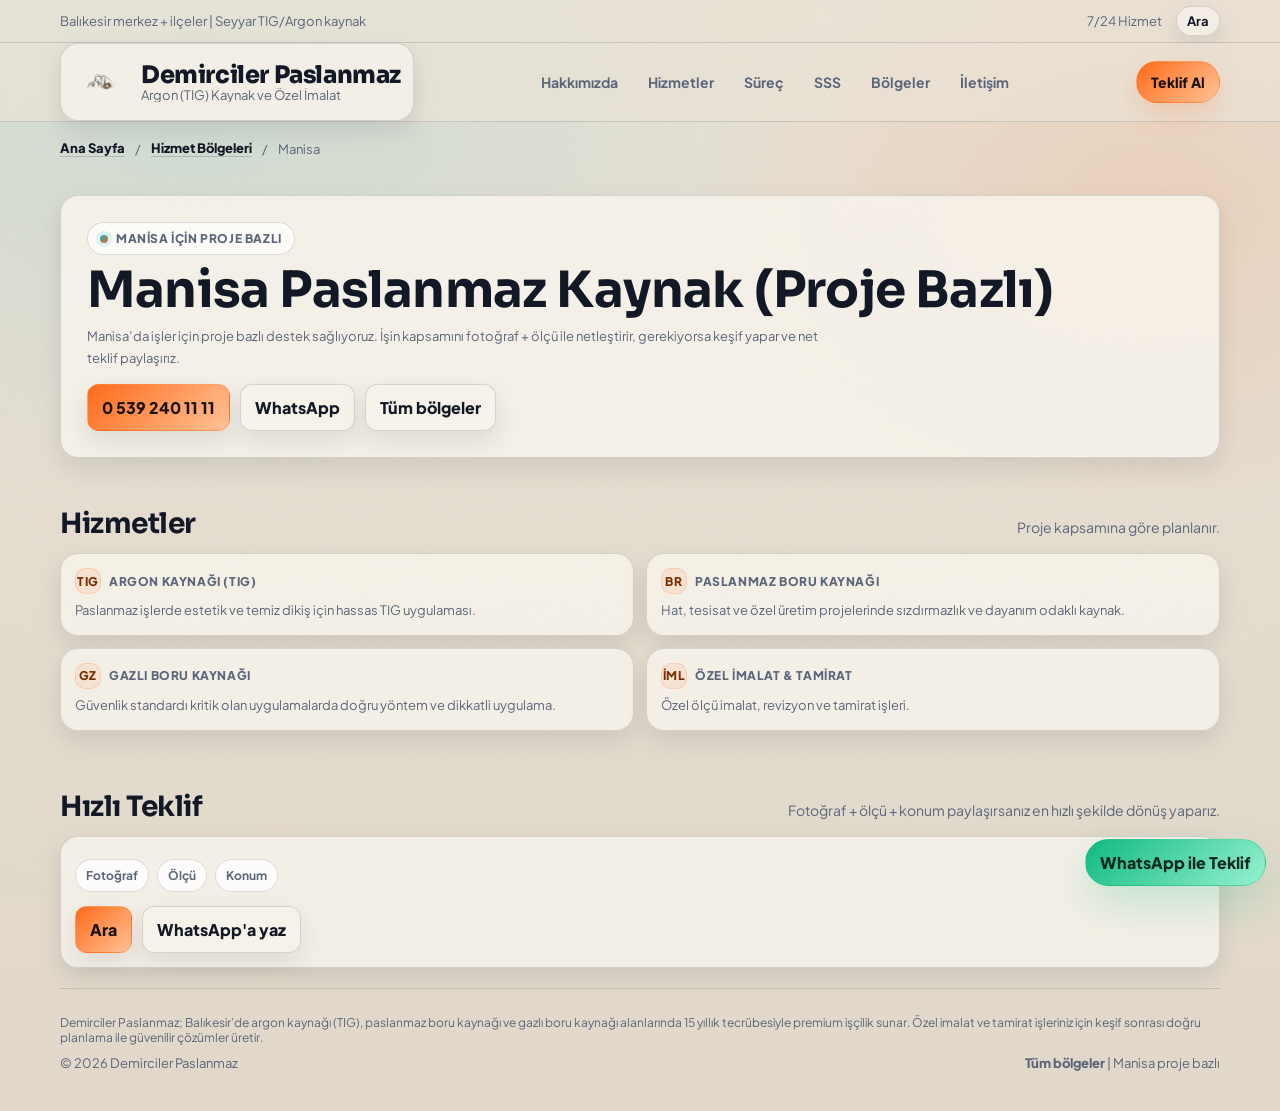
<file: bolgeler/manisa.html>
<!doctype html>
<html lang="tr">
<head>
  <meta charset="utf-8" />
  <meta name="viewport" content="width=device-width, initial-scale=1" />
  <title>Manisa Paslanmaz Kaynak (Proje Bazlı) | Demirciler Paslanmaz</title>
  <meta name="description" content="Manisa için proje bazlı paslanmaz kaynak desteği: argon (TIG), paslanmaz boru kaynağı, gazlı boru kaynağı, özel imalat. 7/24 iletişim." />
  <link rel="canonical" href="https://demircilerpaslanmaz.com/bolgeler/manisa.html" />
  <meta name="robots" content="index,follow" />

  <meta property="og:type" content="website" />
  <meta property="og:site_name" content="Demirciler Paslanmaz" />
  <meta property="og:title" content="Manisa Paslanmaz Kaynak (Proje Bazlı)" />
  <meta property="og:description" content="Manisa için proje bazlı paslanmaz kaynak desteği. Argon (TIG), paslanmaz boru, gazlı boru, özel imalat." />
  <meta property="og:url" content="https://demircilerpaslanmaz.com/bolgeler/manisa.html" />

  <link rel="preconnect" href="https://fonts.googleapis.com" />
  <link rel="preconnect" href="https://fonts.gstatic.com" crossorigin />
  <link href="https://fonts.googleapis.com/css2?family=Plus+Jakarta+Sans:wght@400;500;600;700;800&family=Sora:wght@500;600;700;800&display=swap" rel="stylesheet" />

  <link rel="icon" href="/assets/favicon.svg" type="image/svg+xml" />
  <link rel="stylesheet" href="/assets/site.css" />
  <script src="/assets/site.js" defer></script>

  <script type="application/ld+json">
  {
    "@context": "https://schema.org",
    "@type": "LocalBusiness",
    "name": "Demirciler Paslanmaz",
    "url": "https://demircilerpaslanmaz.com/",
    "telephone": "+905392401111",
    "areaServed": "Manisa",
    "serviceType": ["Argon (TIG) Kaynak", "Paslanmaz Boru Kaynağı", "Gazlı Boru Kaynağı", "Özel İmalat", "Tamirat"]
  }
  </script>
</head>
<body>
  <div class="noise" aria-hidden="true"></div>

  <div class="topbar">
    <div class="container topbar-inner">
      <div>Balıkesir merkez + ilçeler | Seyyar TIG/Argon kaynak</div>
      <div class="topbar-right">
        <span>7/24 Hizmet</span>
        <a class="toplink" href="tel:+905392401111">Ara</a>
      </div>
    </div>
  </div>

	  <header>
	    <div class="container nav">
	      <a class="brand" href="/" aria-label="Demirciler Paslanmaz Ana Sayfa">
	        <img class="mark" src="/assets/logo-icon.png" alt="" width="56" height="56" decoding="async" aria-hidden="true" onerror="this.onerror=null;this.src='/assets/logo-mark.svg';" />
	        <span class="brand-text">
	          <span class="brand-title">Demirciler Paslanmaz</span>
	          <span class="brand-sub">Argon (TIG) Kaynak ve Özel İmalat</span>
	        </span>
	      </a>

      <button class="menu" id="menuBtn" type="button" aria-label="Menü">Menü</button>

      <nav id="navLinks" aria-label="Bölümler">
        <a href="/#hakkimizda">Hakkımızda</a>
        <a href="/#hizmetler">Hizmetler</a>
                <a href="/#surec">Süreç</a>
        <a href="/#sss">SSS</a>
        <a href="/#bolgeler">Bölgeler</a>
        <a href="/#iletisim">İletişim</a>
      </nav>

      <a class="cta" href="/#teklif">Teklif Al</a>
    </div>
  </header>

  <main class="container">
    <div class="breadcrumbs">
      <a href="/">Ana Sayfa</a>
      <span>/</span>
      <a href="/bolgeler/">Hizmet Bölgeleri</a>
      <span>/</span>
      <span>Manisa</span>
    </div>

    <section class="page-hero">
      <div class="card reveal">
        <span class="pill"><span class="dot"></span> Manisa için proje bazlı</span>
        <h1>Manisa Paslanmaz Kaynak (Proje Bazlı)</h1>
        <p>Manisa’da işler için proje bazlı destek sağlıyoruz. İşin kapsamını fotoğraf + ölçü ile netleştirir, gerekiyorsa keşif yapar ve net teklif paylaşırız.</p>
        <div class="link-row">
          <a class="btn btn-primary" href="tel:+905392401111">0 539 240 11 11</a>
          <a class="btn" href="https://wa.me/905392401111?text=Merhaba%2C%20Manisa%20i%C3%A7in%20paslanmaz%20argon%20(TIG)%20kaynak%20teklifi%20almak%20istiyorum." target="_blank" rel="noopener">WhatsApp</a>
          <a class="btn" href="/bolgeler/">Tüm bölgeler</a>
        </div>
      </div>
    </section>

    <section class="section">
      <div class="section-head">
        <h2>Hizmetler</h2>
        <p>Proje kapsamına göre planlanır.</p>
      </div>

      <div class="grid services">
        <div class="card">
          <div class="k"><i>TIG</i> Argon Kaynağı (TIG)</div>
          <p>Paslanmaz işlerde estetik ve temiz dikiş için hassas TIG uygulaması.</p>
        </div>
        <div class="card">
          <div class="k"><i>BR</i> Paslanmaz Boru Kaynağı</div>
          <p>Hat, tesisat ve özel üretim projelerinde sızdırmazlık ve dayanım odaklı kaynak.</p>
        </div>
        <div class="card">
          <div class="k"><i>GZ</i> Gazlı Boru Kaynağı</div>
          <p>Güvenlik standardı kritik olan uygulamalarda doğru yöntem ve dikkatli uygulama.</p>
        </div>
        <div class="card">
          <div class="k"><i>İML</i> Özel İmalat &amp; Tamirat</div>
          <p>Özel ölçü imalat, revizyon ve tamirat işleri.</p>
        </div>
      </div>
    </section>

    <section class="section">
      <div class="section-head">
        <h2>Hızlı Teklif</h2>
        <p>Fotoğraf + ölçü + konum paylaşırsanız en hızlı şekilde dönüş yaparız.</p>
      </div>

      <div class="card">
        <div class="chips">
          <span class="chip">Fotoğraf</span>
          <span class="chip">Ölçü</span>
          <span class="chip">Konum</span>
        </div>
        <div class="link-row">
          <a class="btn btn-primary" href="tel:+905392401111">Ara</a>
          <a class="btn" href="https://wa.me/905392401111?text=Merhaba%2C%20Manisa%20i%C3%A7in%20teklif%20almak%20istiyorum.%20Foto%C4%9Fraf%20ve%20%C3%B6l%C3%A7%C3%BC%20payla%C5%9Facagim." target="_blank" rel="noopener">WhatsApp'a yaz</a>
        </div>
      </div>
    </section>

    <footer>
      <div class="container" style="display:grid;gap:10px;">
        <div class="fine">Demirciler Paslanmaz; Balıkesir’de argon kaynağı (TIG), paslanmaz boru kaynağı ve gazlı boru kaynağı alanlarında 15 yıllık tecrübesiyle premium işçilik sunar. Özel imalat ve tamirat işleriniz için keşif sonrası doğru planlama ile güvenilir çözümler üretir.</div>
        <div style="display:flex;justify-content:space-between;gap:12px;flex-wrap:wrap;align-items:center;">
          <div>&copy; <span id="year"></span> Demirciler Paslanmaz</div>
          <div><a href="/bolgeler/" style="text-decoration:none;font-weight:800;">Tüm bölgeler</a> | Manisa proje bazlı</div>
        </div>
      </div>
    </footer>
  </main>

  <a class="floating" href="https://wa.me/905392401111?text=Merhaba%2C%20Manisa%20i%C3%A7in%20paslanmaz%20argon%20(TIG)%20kaynak%20teklifi%20almak%20istiyorum." target="_blank" rel="noopener">WhatsApp ile Teklif</a>
</body>
</html>
</file>
<file: assets/site.css>
:root {
      --bg: #e9e2d6;
      --bg-2: #e1d8ca;
      --ink: #121826;
      --muted: #5b667a;
      --line: rgba(18, 24, 38, 0.14);
      --card: rgba(238, 231, 221, 0.78);
      --card-2: rgba(246, 241, 233, 0.92);
      --glass: rgba(233, 226, 214, 0.72);
      --shadow: 0 20px 50px rgba(18, 24, 38, 0.12);
      --shadow-2: 0 10px 24px rgba(18, 24, 38, 0.10);
      --radius: 18px;
      --radius-sm: 14px;
      --accent: #ff6a1a;
      --accent-2: #00b3c6;
      --ok: #10b981;
      --max: 1160px;
    }

    * { box-sizing: border-box; }

    html { scroll-behavior: smooth; }

    body {
      margin: 0;
      color: var(--ink);
      font-family: "Plus Jakarta Sans", system-ui, -apple-system, Segoe UI, Arial, sans-serif;
      background:
        radial-gradient(1200px 700px at 15% 10%, rgba(0, 179, 198, 0.10), transparent 55%),
        radial-gradient(900px 600px at 90% 18%, rgba(255, 106, 26, 0.12), transparent 52%),
        linear-gradient(180deg, var(--bg) 0%, var(--bg-2) 100%);
      min-height: 100vh;
    }

    .container {
      width: min(var(--max), 92vw);
      margin: 0 auto;
    }

    .noise {
      position: fixed;
      inset: 0;
      pointer-events: none;
      opacity: 0.08;
      mix-blend-mode: multiply;
      background-image:
        url("data:image/svg+xml,%3Csvg xmlns='http://www.w3.org/2000/svg' width='180' height='180'%3E%3Cfilter id='n'%3E%3CfeTurbulence type='fractalNoise' baseFrequency='.75' numOctaves='3' stitchTiles='stitch'/%3E%3C/filter%3E%3Crect width='180' height='180' filter='url(%23n)' opacity='.35'/%3E%3C/svg%3E");
      z-index: -1;
    }

    a { color: inherit; }

    .topbar {
      border-bottom: 1px solid var(--line);
      background: var(--glass);
      backdrop-filter: blur(10px);
    }

    .topbar-inner {
      min-height: 42px;
      display: flex;
      align-items: center;
      justify-content: space-between;
      gap: 12px;
      font-size: 13px;
      color: var(--muted);
    }

    .topbar-right {
      display: flex;
      gap: 14px;
      flex-wrap: wrap;
      justify-content: flex-end;
      align-items: center;
    }

    .toplink {
      text-decoration: none;
      font-weight: 700;
      color: var(--ink);
      padding: 6px 10px;
      border-radius: 999px;
      border: 1px solid var(--line);
      background: rgba(246, 241, 233, 0.82);
      box-shadow: var(--shadow-2);
    }

    header {
      position: sticky;
      top: 0;
      z-index: 30;
      background: var(--glass);
      backdrop-filter: blur(10px);
      border-bottom: 1px solid var(--line);
    }

    .nav {
      min-height: 74px;
      display: flex;
      align-items: center;
      justify-content: space-between;
      gap: 12px;
    }

    .brand {
      display: inline-flex;
      align-items: center;
      gap: 12px;
      text-decoration: none;
      min-width: 0;
      padding: 10px 12px;
      border-radius: 18px;
      border: 1px solid var(--line);
      background: rgba(246, 241, 233, 0.78);
      box-shadow: var(--shadow-2);
    }

    .logo {
      height: 56px;
      width: auto;
      max-width: 220px;
      display: block;
      object-fit: contain;
      flex: 0 0 auto;
      border-radius: 14px;
    }

    .mark {
      width: 56px;
      height: 56px;
      border-radius: 18px;
      display: grid;
      place-items: center;
      font-weight: 900;
      letter-spacing: 0.2px;
      color: #1b120a;
      background:
        radial-gradient(90px 70px at 30% 25%, rgba(255, 106, 26, 0.18), transparent 55%),
        linear-gradient(180deg, #0b0f17, #121a2a);
      border: 1px solid rgba(255, 106, 26, 0.22);
      box-shadow: 0 16px 32px rgba(18, 24, 38, 0.18);
      flex: 0 0 auto;
    }

    /* When mark is an <img>, keep the same sizing and crop safely. */
    img.mark {
      display: block;
      object-fit: contain;
      padding: 0;
      background: transparent;
      border: 0;
      box-shadow: none;
    }

    .brand-text {
      display: grid;
      line-height: 1.1;
      min-width: 0;
    }

    .brand-title {
      font-family: "Sora", sans-serif;
      font-weight: 800;
      letter-spacing: -0.4px;
      font-size: clamp(18px, 2.2vw, 24px);
      white-space: nowrap;
      overflow: hidden;
      text-overflow: ellipsis;
    }

    .brand-sub {
      font-size: 13px;
      color: var(--muted);
      white-space: nowrap;
      overflow: hidden;
      text-overflow: ellipsis;
    }

    .brand:hover,
    .brand:focus-visible {
      outline: none;
      background: rgba(246, 241, 233, 0.92);
      border-color: rgba(18, 24, 38, 0.18);
      transform: translateY(-1px);
    }

    nav {
      display: flex;
      gap: 6px;
      align-items: center;
      flex-wrap: wrap;
    }

    nav a {
      text-decoration: none;
      font-weight: 700;
      font-size: 14px;
      color: var(--muted);
      padding: 10px 12px;
      border-radius: 999px;
      transition: background 0.2s ease, color 0.2s ease;
    }

    nav a:hover,
    nav a:focus-visible {
      background: rgba(255, 255, 255, 0.8);
      color: var(--ink);
      outline: none;
    }

    .cta {
      text-decoration: none;
      font-weight: 800;
      font-size: 14px;
      padding: 11px 14px;
      border-radius: 999px;
      border: 1px solid rgba(255, 106, 26, 0.35);
      color: #1b120a;
      background: linear-gradient(135deg, rgba(255,106,26,1), rgba(255,195,150,1));
      box-shadow: 0 12px 26px rgba(255, 106, 26, 0.18);
      white-space: nowrap;
    }

    .menu {
      display: none;
      border: 1px solid var(--line);
      border-radius: 999px;
      background: rgba(246, 241, 233, 0.86);
      padding: 10px 12px;
      font-weight: 800;
      cursor: pointer;
    }

    .hero {
      padding: 28px 0 10px;
    }

    .hero-grid {
      display: grid;
      grid-template-columns: 1.2fr 0.8fr;
      gap: 18px;
      align-items: stretch;
    }

    .panel {
      border: 1px solid var(--line);
      border-radius: var(--radius);
      background: var(--card);
      box-shadow: var(--shadow);
      overflow: hidden;
    }

    .panel-inner {
      padding: clamp(18px, 3vw, 28px);
    }

    .pill {
      display: inline-flex;
      align-items: center;
      gap: 8px;
      border: 1px solid var(--line);
      background: rgba(255, 255, 255, 0.72);
      border-radius: 999px;
      padding: 8px 12px;
      font-size: 12px;
      font-weight: 800;
      color: var(--muted);
      letter-spacing: 0.6px;
      text-transform: uppercase;
    }

    .dot {
      width: 8px;
      height: 8px;
      border-radius: 50%;
      background: linear-gradient(135deg, var(--accent-2), var(--accent));
      box-shadow: 0 0 0 4px rgba(0, 179, 198, 0.12);
    }

    h1 {
      margin: 14px 0 0;
      font-family: "Sora", sans-serif;
      font-weight: 700;
      letter-spacing: -0.6px;
      font-size: clamp(34px, 4.6vw, 54px);
      line-height: 1.08;
    }

    .lead {
      margin: 12px 0 0;
      color: var(--muted);
      font-size: 16px;
      line-height: 1.7;
      max-width: 60ch;
    }

    .lead-2 {
      margin-top: 10px;
      font-size: 14px;
      line-height: 1.75;
      max-width: 70ch;
      color: rgba(91, 102, 122, 0.92);
    }

    .points {
      margin-top: 16px;
      display: grid;
      gap: 10px;
    }

    .point {
      display: grid;
      grid-template-columns: 22px 1fr;
      gap: 10px;
      align-items: start;
      padding: 12px 12px;
      border-radius: 14px;
      border: 1px solid rgba(18, 24, 38, 0.12);
      background: rgba(246, 241, 233, 0.76);
    }

    .icon {
      width: 22px;
      height: 22px;
      border-radius: 8px;
      display: grid;
      place-items: center;
      background: linear-gradient(135deg, rgba(0, 179, 198, 0.20), rgba(255, 106, 26, 0.16));
      border: 1px solid rgba(18, 24, 38, 0.10);
      color: #1b3b47;
      font-weight: 900;
      font-size: 12px;
    }

    .point strong {
      display: block;
      font-size: 14px;
    }

    .point span {
      display: block;
      color: var(--muted);
      font-size: 13px;
      margin-top: 2px;
    }

    .hero-actions {
      margin-top: 16px;
      display: flex;
      gap: 10px;
      flex-wrap: wrap;
      align-items: center;
    }

    .btn {
      text-decoration: none;
      font-weight: 800;
      padding: 12px 14px;
      border-radius: 12px;
      border: 1px solid var(--line);
      background: rgba(246, 241, 233, 0.86);
      color: var(--ink);
      box-shadow: var(--shadow-2);
      transition: transform 0.18s ease;
      white-space: nowrap;
    }

    .btn:hover,
    .btn:focus-visible {
      transform: translateY(-2px);
      outline: none;
    }

    .btn-primary {
      border-color: rgba(255, 106, 26, 0.28);
      background: linear-gradient(135deg, rgba(255,106,26,1), rgba(255,195,150,1));
      color: #1b120a;
    }

    .micro {
      color: var(--muted);
      font-size: 12px;
    }

    .media {
      position: relative;
      min-height: 420px;
      background:
        radial-gradient(800px 420px at 20% 30%, rgba(0, 179, 198, 0.18), transparent 55%),
        radial-gradient(800px 520px at 80% 70%, rgba(255, 106, 26, 0.18), transparent 55%),
        linear-gradient(180deg, rgba(18, 24, 38, 0.06), rgba(18, 24, 38, 0.02));
    }

    .photo {
      position: absolute;
      inset: 0;
      /* Optional: replace with your own file at /assets/hero.jpg */
      background: url("/assets/hero.jpg") center/cover no-repeat;
      filter: saturate(1.05) contrast(1.02);
      transform: scale(1.03);
    }

    .media::after {
      content: "";
      position: absolute;
      inset: 0;
      background: linear-gradient(120deg, rgba(233, 226, 214, 0.08) 0%, rgba(233, 226, 214, 0.68) 62%, rgba(233, 226, 214, 0.80) 100%);
    }

    .media-inner {
      position: relative;
      z-index: 1;
      padding: clamp(18px, 3vw, 28px);
      height: 100%;
      display: grid;
      align-content: end;
      gap: 10px;
    }

    .bento {
      display: grid;
      grid-template-columns: 1fr 1fr;
      gap: 10px;
    }

    .tile {
      border: 1px solid var(--line);
      background: rgba(246, 241, 233, 0.88);
      border-radius: 16px;
      padding: 12px;
      box-shadow: var(--shadow-2);
    }

    .tile strong {
      font-family: "Sora", sans-serif;
      letter-spacing: -0.4px;
      font-size: 18px;
    }

    .tile span {
      display: block;
      color: var(--muted);
      font-size: 13px;
      margin-top: 4px;
    }

    .section {
      padding: 20px 0;
    }

    .section-head {
      display: flex;
      align-items: baseline;
      justify-content: space-between;
      gap: 12px;
      flex-wrap: wrap;
      margin: 18px 0 12px;
    }

    .section-head h2 {
      margin: 0;
      font-family: "Sora", sans-serif;
      letter-spacing: -0.5px;
      font-size: 28px;
    }

    .section-head p {
      margin: 0;
      color: var(--muted);
      max-width: 60ch;
      font-size: 14px;
      line-height: 1.6;
    }

    .grid {
      display: grid;
      grid-template-columns: repeat(12, minmax(0, 1fr));
      gap: 12px;
    }

    .card {
      grid-column: span 12;
      border: 1px solid var(--line);
      border-radius: var(--radius);
      background: var(--card-2);
      box-shadow: var(--shadow-2);
      padding: 14px;
    }

    .card h3 {
      margin: 0;
      font-size: 16px;
      letter-spacing: -0.2px;
    }

    .card p {
      margin: 6px 0 0;
      color: var(--muted);
      font-size: 13px;
      line-height: 1.6;
    }

    .card p + p {
      margin-top: 10px;
    }

    .k {
      display: inline-flex;
      align-items: center;
      gap: 8px;
      font-size: 12px;
      color: var(--muted);
      font-weight: 800;
      text-transform: uppercase;
      letter-spacing: 0.6px;
    }

    .k i {
      width: 26px;
      height: 26px;
      border-radius: 10px;
      display: grid;
      place-items: center;
      background: rgba(255, 106, 26, 0.10);
      border: 1px solid rgba(255, 106, 26, 0.18);
      font-style: normal;
      color: #7a2e00;
      font-weight: 900;
    }

    .services .card { grid-column: span 12; }

    .projects {
      display: grid;
      grid-template-columns: 1fr;
      gap: 12px;
    }

    .project {
      border: 1px solid var(--line);
      border-radius: var(--radius);
      background: var(--card-2);
      box-shadow: var(--shadow-2);
      overflow: hidden;
      display: grid;
      grid-template-columns: 1fr;
    }

    .project-media {
      --project-img: none;
      min-height: 170px;
      background-image:
        var(--project-img),
        radial-gradient(420px 220px at 20% 30%, rgba(0, 179, 198, 0.18), transparent 55%),
        radial-gradient(420px 260px at 80% 70%, rgba(255, 106, 26, 0.18), transparent 55%),
        linear-gradient(180deg, rgba(18, 24, 38, 0.06), rgba(18, 24, 38, 0.02));
      background-position: center, 0 0, 0 0, 0 0;
      background-repeat: no-repeat;
      background-size: cover, auto, auto, auto;
      position: relative;
    }

    .project-media.p1 { --project-img: url("/assets/project-1.jpg"); }
    .project-media.p2 { --project-img: url("/assets/project-2.jpg"); }

    .project-media::after {
      content: "";
      position: absolute;
      inset: 0;
      background:
        linear-gradient(180deg, rgba(18, 24, 38, 0.06) 0%, rgba(18, 24, 38, 0.02) 40%, rgba(18, 24, 38, 0.00) 100%);
    }

    .project-body {
      padding: 14px;
    }

    .chips {
      display: flex;
      flex-wrap: wrap;
      gap: 8px;
      margin-top: 8px;
    }

    .chip {
      border: 1px solid var(--line);
      background: rgba(255, 255, 255, 0.82);
      border-radius: 999px;
      padding: 8px 10px;
      font-size: 12px;
      color: var(--muted);
      font-weight: 700;
      text-decoration: none;
      display: inline-flex;
      align-items: center;
      gap: 6px;
    }

    .chip:hover,
    .chip:focus-visible {
      outline: none;
      color: var(--ink);
      background: rgba(255, 255, 255, 0.92);
      border-color: rgba(18, 24, 38, 0.18);
      transform: translateY(-1px);
    }

    .breadcrumbs {
      display: flex;
      gap: 10px;
      flex-wrap: wrap;
      align-items: center;
      color: var(--muted);
      font-size: 13px;
      margin: 18px 0 10px;
    }

    .breadcrumbs a {
      text-decoration: none;
      font-weight: 800;
      color: var(--ink);
      border-bottom: 1px solid rgba(18, 24, 38, 0.18);
    }

    .page-hero {
      padding: 28px 0 10px;
    }

    .page-hero .card {
      padding: clamp(18px, 3vw, 26px);
    }

    .page-hero h1 {
      margin: 10px 0 8px;
      font-family: "Sora", sans-serif;
      letter-spacing: -0.8px;
      line-height: 1.03;
      font-size: clamp(34px, 4.5vw, 50px);
    }

    .page-hero p {
      margin: 0;
      color: var(--muted);
      max-width: 75ch;
      line-height: 1.75;
    }

    .link-row {
      display: flex;
      gap: 10px;
      flex-wrap: wrap;
      align-items: center;
      margin-top: 14px;
    }

    .contact {
      display: grid;
      grid-template-columns: 1fr;
      gap: 12px;
    }

    .about-grid {
      display: grid;
      grid-template-columns: 1fr;
      gap: 12px;
    }

    .prose p {
      margin: 0;
      color: var(--muted);
      font-size: 14px;
      line-height: 1.85;
    }

    .prose p + p {
      margin-top: 12px;
    }

    .about-aside {
      display: grid;
      gap: 10px;
    }

    .about-aside h3 {
      margin: 0;
      font-family: "Sora", sans-serif;
      letter-spacing: -0.3px;
      font-size: 18px;
    }

    .about-aside ul {
      margin: 0;
      padding-left: 18px;
      color: var(--muted);
      font-size: 13px;
      line-height: 1.75;
    }

    .info {
      border: 1px solid var(--line);
      border-radius: var(--radius);
      background: var(--card-2);
      box-shadow: var(--shadow-2);
      padding: 14px;
    }

    .row {
      border: 1px solid var(--line);
      border-radius: 14px;
      background: rgba(255, 255, 255, 0.82);
      padding: 12px;
      margin-top: 10px;
    }

    .row small {
      display: block;
      color: var(--muted);
      font-weight: 800;
      text-transform: uppercase;
      letter-spacing: 0.6px;
      font-size: 11px;
      margin-bottom: 4px;
    }

    .row a,
    .row span {
      font-weight: 800;
      text-decoration: none;
    }

    form {
      display: grid;
      gap: 10px;
      border: 1px solid var(--line);
      border-radius: var(--radius);
      background: var(--card-2);
      box-shadow: var(--shadow-2);
      padding: 14px;
    }

    .two {
      display: grid;
      grid-template-columns: 1fr 1fr;
      gap: 10px;
    }

    input,
    select,
    textarea,
    button { font: inherit; }

    input,
    select,
    textarea {
      width: 100%;
      border: 1px solid var(--line);
      border-radius: 14px;
      padding: 12px;
      background: rgba(255, 255, 255, 0.86);
      outline: none;
    }

    input:focus,
    select:focus,
    textarea:focus {
      border-color: rgba(0, 179, 198, 0.55);
      box-shadow: 0 0 0 4px rgba(0, 179, 198, 0.12);
    }

    textarea { min-height: 110px; resize: vertical; }

    button {
      cursor: pointer;
      border-radius: 14px;
      border: 1px solid rgba(16, 185, 129, 0.45);
      background: linear-gradient(135deg, rgba(16,185,129,1), rgba(151,242,208,1));
      font-weight: 900;
      padding: 12px;
      color: #0b2a1d;
    }

    .fine {
      color: var(--muted);
      font-size: 12px;
    }

    .floating {
      position: fixed;
      right: 14px;
      bottom: 14px;
      z-index: 50;
      text-decoration: none;
      font-weight: 900;
      padding: 12px 14px;
      border-radius: 999px;
      background: linear-gradient(135deg, rgba(16,185,129,1), rgba(151,242,208,1));
      color: #0b2a1d;
      box-shadow: 0 18px 40px rgba(16, 185, 129, 0.22);
      border: 1px solid rgba(16, 185, 129, 0.35);
    }

    footer {
      border-top: 1px solid var(--line);
      padding: 26px 0 40px;
      color: var(--muted);
      font-size: 13px;
    }

    .reveal {
      opacity: 0;
      transform: translateY(12px);
      transition: opacity 0.6s ease, transform 0.6s ease;
    }

    .reveal.in {
      opacity: 1;
      transform: translateY(0);
    }

    .title {
      margin: 0;
      font-family: "Sora", sans-serif;
      letter-spacing: -0.3px;
    }

    @media (min-width: 820px) {
      .services .card { grid-column: span 6; }
      .projects { grid-template-columns: 1fr 1fr; }
      .project { grid-template-columns: 0.9fr 1.1fr; }
      .project-media { min-height: auto; }
      .contact { grid-template-columns: 1fr 1fr; }
      .points { grid-template-columns: repeat(3, minmax(0, 1fr)); }
      .point { grid-template-columns: 1fr; gap: 8px; }
      .icon { width: 28px; height: 28px; border-radius: 10px; font-size: 13px; }
      .point strong { font-size: 15px; }
      .point span { font-size: 12px; }
      .about-grid { grid-template-columns: 1.2fr 0.8fr; align-items: start; }
    }

    @media (max-width: 980px) {
      .hero-grid { grid-template-columns: 1fr; }
      .media { min-height: 360px; }
    }

    @media (max-width: 860px) {
      nav, .cta { display: none; }
      .menu { display: inline-flex; }
      nav.open {
        display: flex;
        position: absolute;
        right: 4vw;
        left: 4vw;
        top: calc(100% + 8px);
        background: rgba(255, 255, 255, 0.92);
        border: 1px solid var(--line);
        border-radius: 18px;
        padding: 10px;
        box-shadow: var(--shadow);
        flex-direction: column;
        align-items: stretch;
        gap: 6px;
      }
      nav.open a { color: var(--ink); }
      nav.open a:hover { background: rgba(18, 24, 38, 0.06); }
      .brand { padding: 8px 10px; border-radius: 16px; }
      .mark { width: 48px; height: 48px; border-radius: 16px; }
      .logo { height: 48px; max-width: 190px; }
    }

    @media (max-width: 720px) {
      .two { grid-template-columns: 1fr; }
      .floating { left: 12px; right: 12px; text-align: center; }
    }

    @media (prefers-reduced-motion: reduce) {
      html { scroll-behavior: auto; }
      .reveal { transition: none; }
      .btn { transition: none; }
      .hero * { animation: none !important; }
    }
</file>
